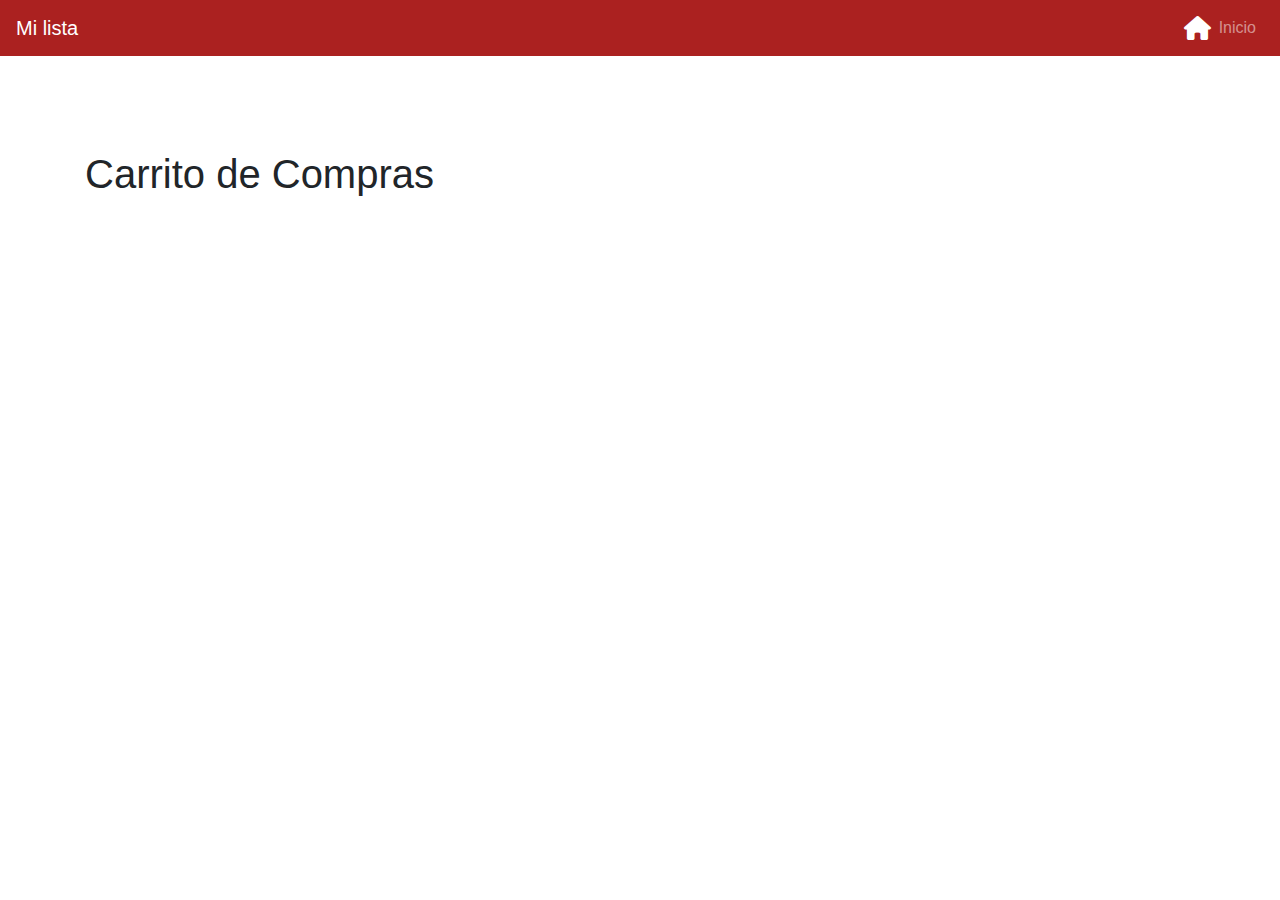
<file: funciones/carrito.html>
<!DOCTYPE html>
<html lang="es">
  <head>
    <meta charset="UTF-8" />
    <meta name="viewport" content="width=device-width, initial-scale=1.0" />
    <title>Carrito de Compras</title>
    <!-- Importar Font awesome -->
    <link
      rel="stylesheet"
      href="https://cdnjs.cloudflare.com/ajax/libs/font-awesome/6.0.0-beta3/css/all.min.css"
    />
    <!-- Importar Bootstrap CSS -->
    <link
      href="https://stackpath.bootstrapcdn.com/bootstrap/4.5.2/css/bootstrap.min.css"
      rel="stylesheet"
    />
    <!-- Importar CSS personalizado -->
    <link rel="stylesheet" href="../css/style.css" />
  </head>
  <body>
    <!-- Navbar -->
    <nav class="navbar navbar-expand-lg navbar-dark fixed-top" style="background-color: #ab2120;">
      <a class="navbar-brand" href="#">Mi lista</a>
      <button
        class="navbar-toggler"
        type="button"
        data-toggle="collapse"
        data-target="#navbarNav"
        aria-controls="navbarNav"
        aria-expanded="false"
        aria-label="Toggle navigation"
      >
        <span class="navbar-toggler-icon"></span>
      </button>
      <div class="collapse navbar-collapse" id="navbarNav">
        <ul class="navbar-nav ml-auto">
          <li class="nav-item">
            <a class="nav-link" href="../index.html">
              <i class="fas fa-home"></i> Inicio
            </a>
          </li>
        </ul>
      </div>
    </nav>


    <div class="container" style="margin-top: 150px;">
      <h1>Carrito de Compras</h1>
      <div id="cart-items" class="mt-4">
        <!-- Aquí se mostrarán dinámicamente los productos del carrito -->
      </div>
    </div>

    <script>
        function displayCartItems() {
            let cart = JSON.parse(localStorage.getItem("cart")) || [];
            let cartItemsContainer = document.getElementById("cart-items");
    
            cartItemsContainer.innerHTML = "";
    
            cart.forEach((product) => {
                let card = document.createElement("div");
                card.classList.add("card", "mb-3", "d-flex", "flex-row");
    
                // Imagen del producto
                let productImage = document.createElement("img");
                productImage.classList.add("card-img-top");
                productImage.src = product.image;
                productImage.alt = product.name;
                productImage.style.width = "137px";
                productImage.style.height = "250px";
                card.appendChild(productImage);
    
                // Detalle del producto
                let cardBody = document.createElement("div");
                cardBody.classList.add("card-body");
    
                // Nombre del producto
                let productName = document.createElement("h5");
                productName.classList.add("card-title");
                productName.textContent = product.name;
                cardBody.appendChild(productName);
    
                // Descripción del producto
                let productDescription = document.createElement("p");
                productDescription.classList.add("card-text");
                productDescription.textContent = product.description;
                cardBody.appendChild(productDescription);
    
                // Precio del producto
                let productPrice = document.createElement("p");
                productPrice.classList.add("card-text", "text-primary", "font-weight-bold", "mb-2");
                productPrice.textContent = `S/ ${parseFloat(product.price).toFixed(2)}`;
                cardBody.appendChild(productPrice);
    
                // Cantidad del producto
                let productQuantity = document.createElement("p");
                productQuantity.textContent = `Cantidad: ${product.quantity}`;
                cardBody.appendChild(productQuantity);
    
                card.appendChild(cardBody);
                cartItemsContainer.appendChild(card);
            });
        }
    
        document.addEventListener("DOMContentLoaded", function () {
            displayCartItems();
        });
    </script>
    <!-- Importar jQuery y Bootstrap JS -->
    <script src="https://code.jquery.com/jquery-3.5.1.slim.min.js"></script>
    <script src="https://cdn.jsdelivr.net/npm/@popperjs/core@2.5.4/dist/umd/popper.min.js"></script>
    <script src="https://stackpath.bootstrapcdn.com/bootstrap/4.5.2/js/bootstrap.min.js"></script>
    <!-- Importar JavaScript personalizado -->
    <script src="../js/script.js"></script>
  </body>
</html>
</file>
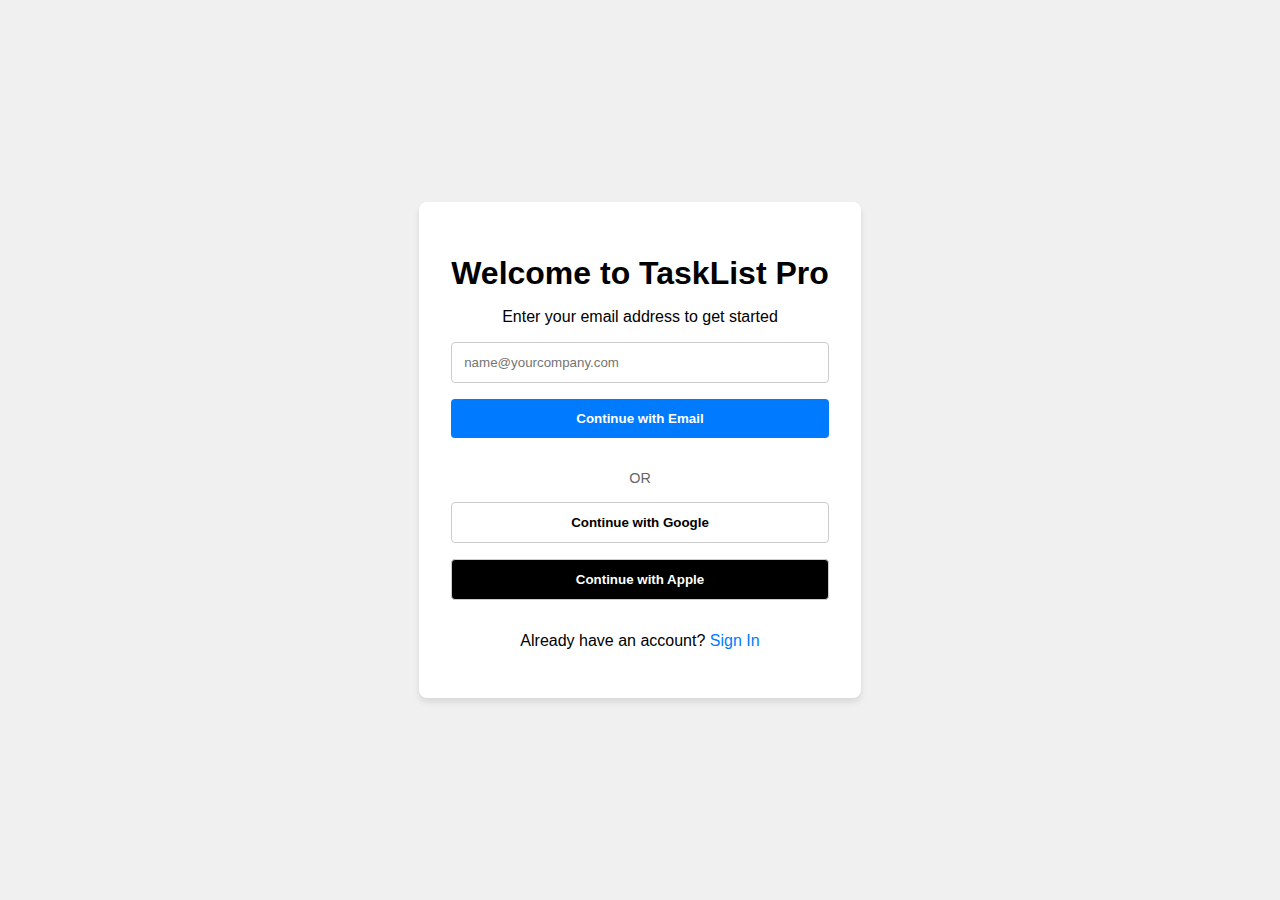
<file: funciones/login.html>
<!DOCTYPE html>
<html lang="es">
<head>
    <meta charset="UTF-8">
    <meta name="viewport" content="width=device-width, initial-scale=1.0">
    <title>TaskList Pro</title>
    <link rel="stylesheet" href="../css/styeles.css">
</head>
<body>
    <div class="container">
        <h1>Welcome to TaskList Pro</h1>
        <p>Enter your email address to get started</p>
        <input type="email" placeholder="name@yourcompany.com">
        <button class="email-button">Continue with Email</button>
        <div class="divider">OR</div>
        <button class="google-button">Continue with Google</button>
        <button class="apple-button">Continue with Apple</button>
        <p>Already have an account? <a href="#">Sign In</a></p>
    </div>
</body>
</html>
</file>
<file: css/style.css>
/* Ajustar el tamaño de los íconos */
.nav-link i {
  font-size: 1.5rem;
  color: #ffffff;
  margin-right: 8px;
}

.nav-link {
  display: flex;
  align-items: center;
}

.nav-link span {
  display: none;
}

/* Espaciado entre los elementos del navbar */
.navbar-nav.ml-auto .nav-item {
  margin-left: 15px;
}

/* Estilo para el precio */
.card-text.text-primary {
  font-size: 1.2rem;
}

/* Ajuste de posición del ícono de carrito */
.btn-success {
  position: absolute;
  bottom: 55px;
  right: 15px;
}

/* Contenedor de la card */
.card {
  position: relative;
  height: 100%;
}

/* Botón para ver producto */
.btn-primary {
  margin-bottom: 5px;
}

.card-img-top {
  object-fit: cover;
  width: 100%;
  height: 300px; /* Altura fija de 500px */
}
.position-relative {
    position: relative;
}

#cart-count {
    position: absolute;
    top: -8px; /* Ajusta esta posición según sea necesario */
    right: -8px; /* Ajusta esta posición según sea necesario */
    font-size: 11px;
}
body {
    font-family: var(--font-chivo), sans-serif;
  }


  .custom-shape-divider-top-1718431840 {
    position: absolute;
    top: 0;
    left: 0;
    width: 100%;
    overflow: hidden;
    line-height: 0;
}

.custom-shape-divider-top-1718432199 {
    position: absolute;
    top: 0;
    left: 0;
    width: 100%;
    overflow: hidden;
    line-height: 0;
}

.custom-shape-divider-top-1718432199 svg {
    position: relative;
    display: block;
    width: calc(244% + 1.3px);
    height: 500px;
}

.custom-shape-divider-top-1718432199 .shape-fill {
    fill: #A42524;
}
</file>
<file: css/styeles.css>
body {
    font-family: Arial, sans-serif;
    display: flex;
    justify-content: center;
    align-items: center;
    height: 100vh;
    margin: 0;
    background-color: #f0f0f0;
}

.container {
    background-color: white;
    padding: 2rem;
    border-radius: 8px;
    box-shadow: 0 4px 6px rgba(0, 0, 0, 0.1);
    text-align: center;
}

h1 {
    margin-bottom: 1rem;
}

input, button {
    width: 100%;
    padding: 0.75rem;
    margin-bottom: 1rem;
    border: 1px solid #ccc;
    border-radius: 4px;
    box-sizing: border-box;
}

button {
    cursor: pointer;
    font-weight: bold;
}

.email-button {
    background-color: #007bff;
    color: white;
    border: none;
}

.google-button {
    background-color: white;
    color: black;
}

.apple-button {
    background-color: black;
    color: white;
}

.divider {
    margin: 1rem 0;
    font-size: 0.9rem;
    color: #666;
}

a {
    color: #007bff;
    text-decoration: none;
}
</file>
